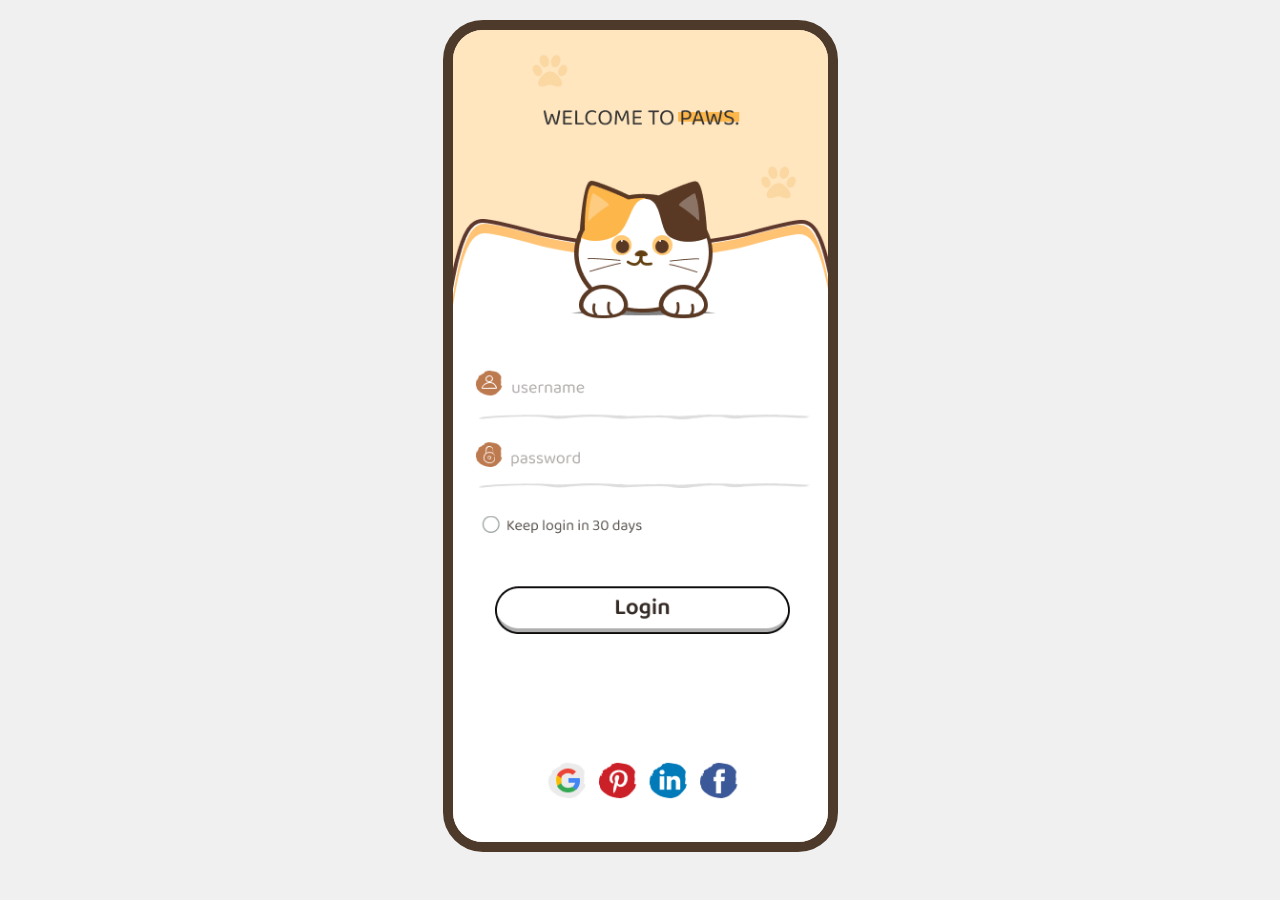
<file: index.html>
<!DOCTYPE html>
<html>
<head>
    <link rel="stylesheet" href="style.css">
</head>
<body>
    <div class="phone-frame">
        <div class="app-content">
            <a href="homepage.html">
                <img src="image/Sign in.png" class="full-screen-img">
            </a>
        </div>
    </div>
</body>
</html>
</file>
<file: style.css>
:root {
    --paws-cream: #fdf5e6;
    --paws-brown: #4d3a2b;
}

body {
    background-color: #f0f0f0;
    display: flex;
    justify-content: center;
    padding-top: 20px;
    margin: 0;
    font-family: sans-serif;
}

.phone-frame {
    width: 375px;
    height: 812px;
    background-color: var(--paws-cream);
    border: 10px solid var(--paws-brown);
    border-radius: 40px;
    position: relative;
    overflow: hidden;
    display: flex;
    flex-direction: column;
}

.app-content {
    flex: 1;
    overflow-y: auto;
    position: relative;
}

.full-screen-img {
    width: 100%;
    display: block;
}

.bottom-nav {
    height: 70px;
    background: white;
    display: flex;
    justify-content: space-around;
    align-items: center;
    border-top: 2px solid #ddd;
}

.bottom-nav a {
    text-decoration: none;
    font-size: 25px;
}

/* For the Check-in Textbox */
.input-area {
    position: absolute;
    top: 550px;
    width: 100%;
    text-align: center;
}

textarea {
    width: 80%;
    height: 80px;
    border-radius: 10px;
    border: 1px solid var(--paws-brown);
}
</file>
